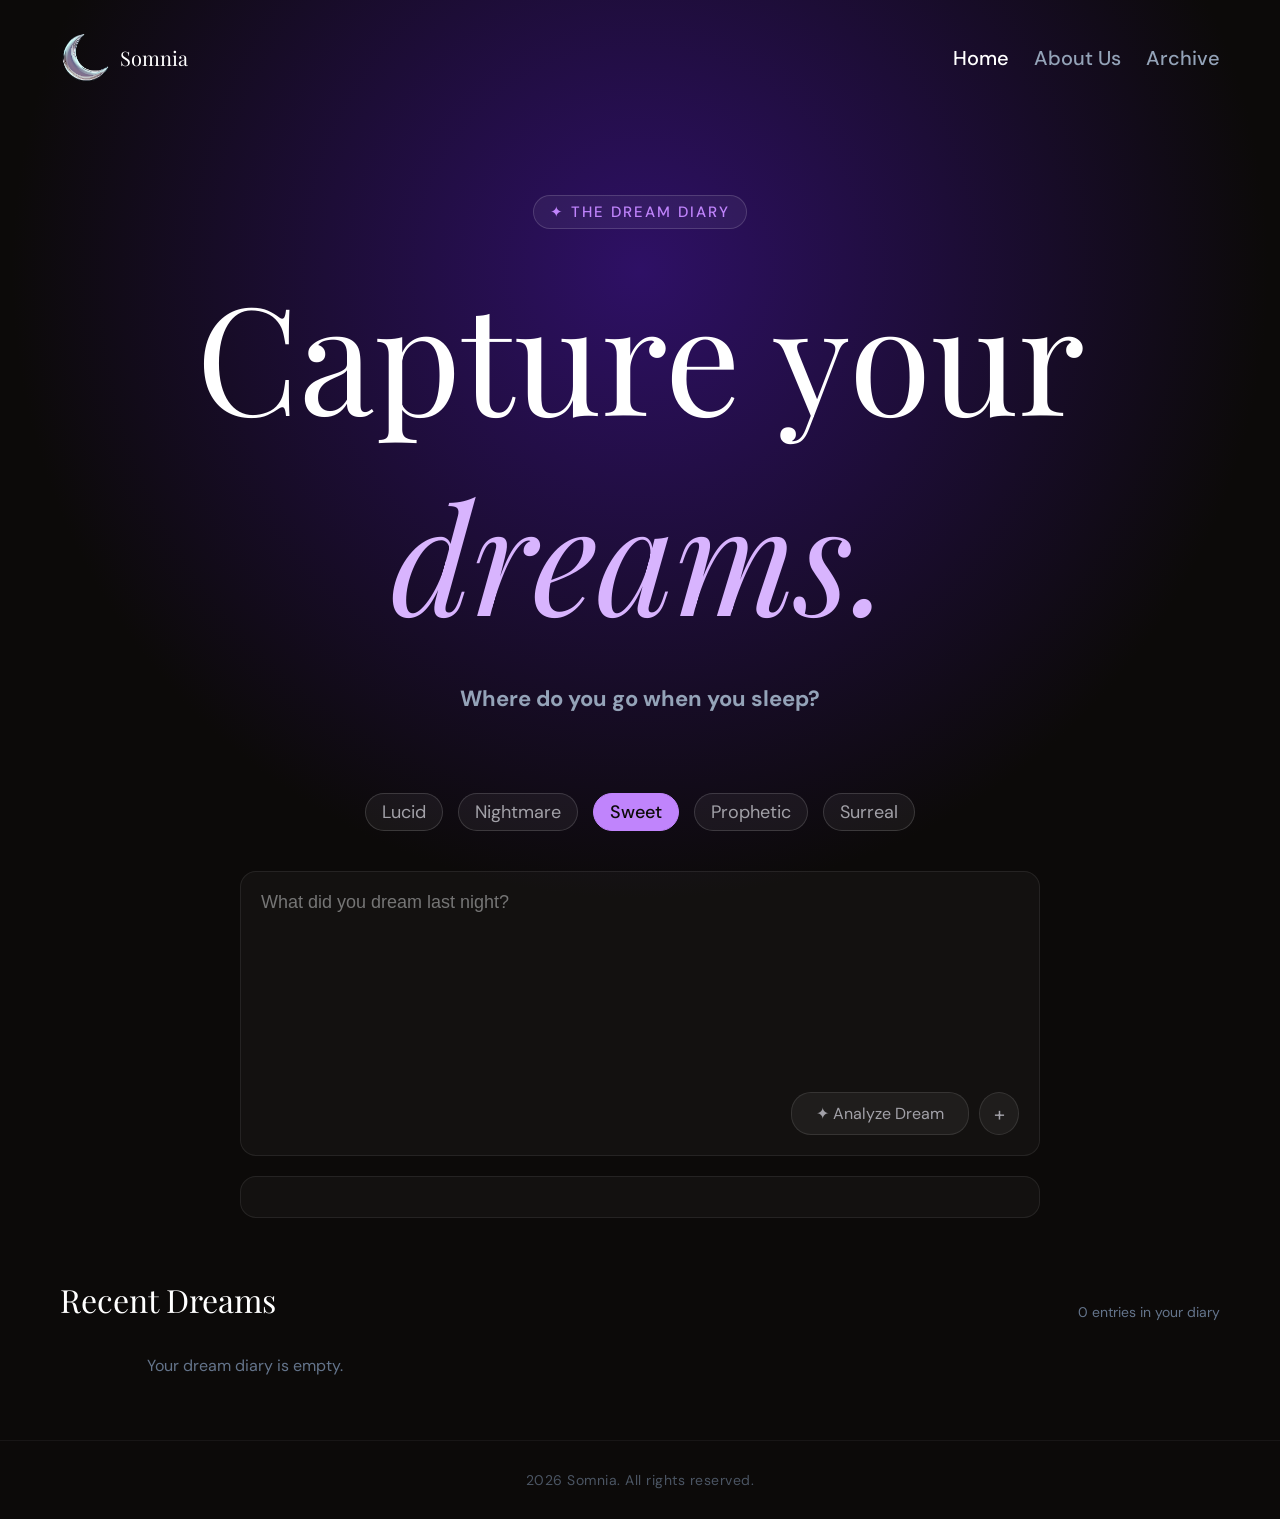
<file: index.html>
<!DOCTYPE html>
<html lang="en">

<head>
    <meta charset="UTF-8">
    <meta name="viewport" content="width=device-width, initial-scale=1.0">
    <title>Somnia</title>
    <link rel="stylesheet" href="style.css">
</head>

<body>
    <header>
        <div class="header-container">
            <div class="logo-area">
                <img src="images/image.png" alt="logo">
                <span class="logo-text">Somnia</span>
            </div>

            <div class="navbar">
                <a href="index.html" class="archive-link active">Home</a>
                <a href="about-us.html" class="archive-link">About Us</a>
                <a href="archive.html" class="archive-link">Archive</a>
            </div>
        </div>
    </header>
    <main>
        <div class="intro">
            <span class="intro-detail">✦ THE DREAM DIARY</span>
            <h1>
                <span>Capture your</span>
                <span class="dream-highlight">dreams.</span>
            </h1>
            <h2>Where do you go when you sleep?</h2>
        </div>

        <div class="categories">
            <div>Lucid</div>
            <div>Nightmare</div>
            <div class="active">Sweet</div>
            <div>Prophetic</div>
            <div>Surreal</div>
        </div>
        <div class="textarea-container">
            <textarea spellcheck="false" placeholder="What did you dream last night?"></textarea>
            <div class="buttons">
                <button class="analyze">✦ Analyze Dream</button>
                <button class="add-button">+</button>
            </div>
        </div>

        <div class="ai-result"></div>
        <section class="recent-dreams-section">
            <div class="section-header">
                <h2 id="section-main-title">Recent Dreams</h2>
                <span class="dream-count" id="dream-counter">0 entries in your diary</span>
            </div>

            <div class="dreams-grid" id="dreams-wrapper"></div>
        </section>

        <div class="cards-container" id="cosmic-cards-wrapper"></div>
    </main>

    <script src="script.js"></script>

    <footer>
        <div class="footer-container">
            <p>2026 Somnia. All rights reserved.</p>
        </div>
    </footer>
</body>

</html>
</file>
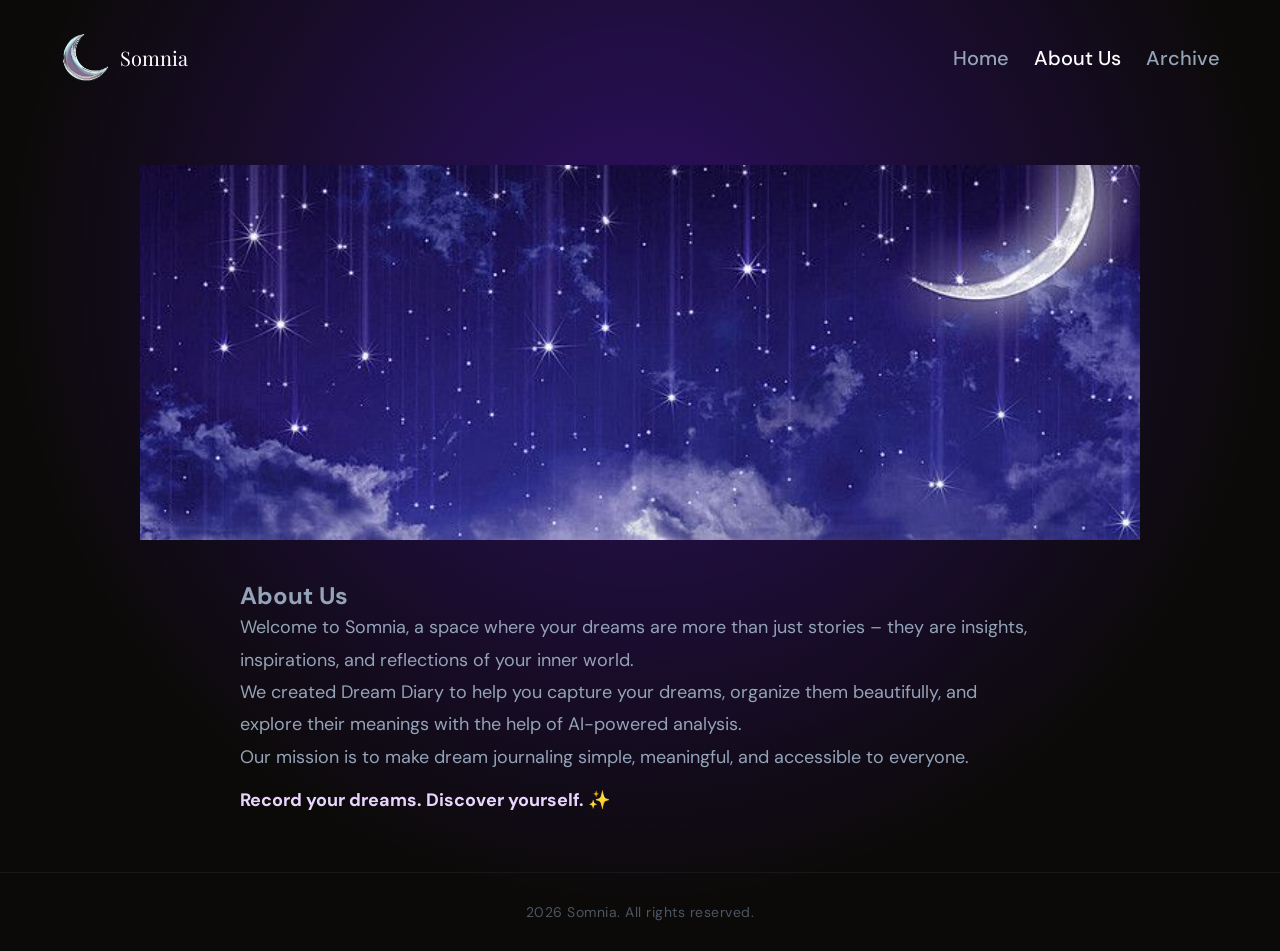
<file: about-us.html>
<!DOCTYPE html>
<html lang="en">

<head>
    <meta charset="UTF-8">
    <meta name="viewport" content="width=device-width, initial-scale=1.0">
    <title>Somnia - About Us</title>
    <link rel="stylesheet" href="style.css">
</head>

<body class="about-page">
    <header>
        <div class="header-container">
            <div class="logo-area">
                <img src="images/image.png" alt="logo">
                <span class="logo-text">Somnia</span>
            </div>
            <div class="navbar">
                <a href="index.html" class="archive-link">Home</a>
                <a href="about-us.html" class="archive-link active">About Us</a>
                <a href="archive.html" class="archive-link">Archive</a>
            </div>
        </div>
    </header>

    <main>
        <section class="about-section">
            <div class="about-img">
                <img src="images/new image.jpg" alt="purple night">
            </div>
            <div class="about-content">
                <h1 class="about-title">About Us</h1>

                <p>Welcome to Somnia, a space where your dreams are more than just stories – they are insights,
                    inspirations, and reflections of your inner world.</p>

                <p>We created Dream Diary to help you capture your dreams, organize them beautifully, and explore their
                    meanings with the help of AI-powered analysis.</p>

                <p>Our mission is to make dream journaling simple, meaningful, and accessible to everyone.</p>

                <strong>Record your dreams. Discover yourself. ✨</strong>

            </div>
        </section>
    </main>
    <footer>
        <div class="footer-container">
            <p>2026 Somnia. All rights reserved.</p>
        </div>
    </footer>
</body>

</html>
</file>
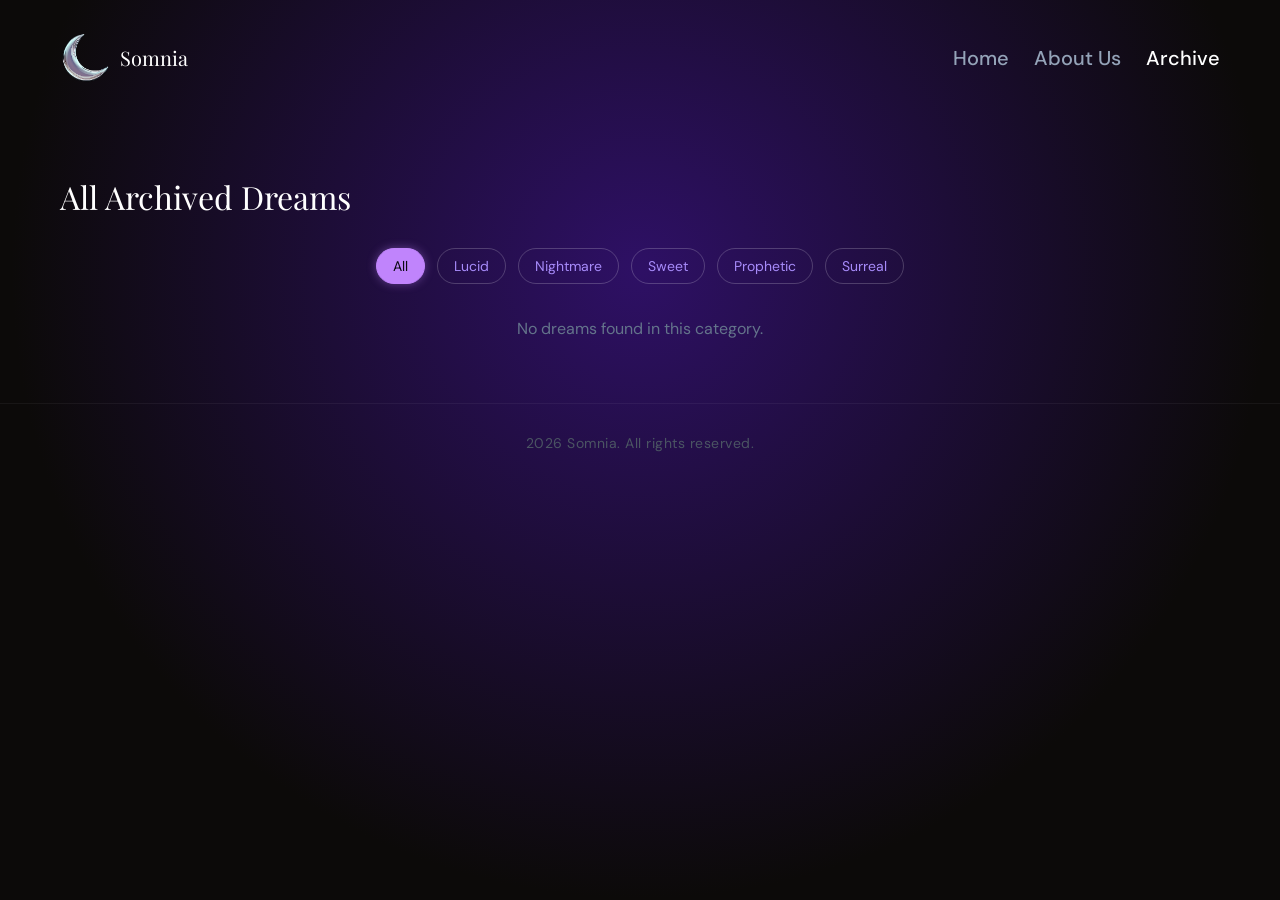
<file: archive.html>
<!DOCTYPE html>
<html lang="en">

<head>
    <meta charset="UTF-8">
    <meta name="viewport" content="width=device-width, initial-scale=1.0">
    <title>Somnia - Archive</title>
    <link rel="stylesheet" href="style.css">
</head>

<body>
    <header>
        <div class="header-container">
            <div class="logo-area">
                <img src="images/image.png" alt="logo">
                <span class="logo-text">Somnia</span>
            </div>
            <div class="navbar">
                <a href="index.html" class="archive-link">Home</a>
                <a href="about-us.html" class="archive-link">About Us</a>
                <a href="archive.html" class="archive-link active">Archive</a>
            </div>
        </div>
    </header>

    <main>
        <section class="recent-dreams-section">
            <div class="section-header">
                <h2>All Archived Dreams</h2>
            </div>

            <div class="archive-categories">
                <div class="arch-cat active" data-category="All">All</div>
                <div class="arch-cat" data-category="Lucid">Lucid</div>
                <div class="arch-cat" data-category="Nightmare">Nightmare</div>
                <div class="arch-cat" data-category="Sweet">Sweet</div>
                <div class="arch-cat" data-category="Prophetic">Prophetic</div>
                <div class="arch-cat" data-category="Surreal">Surreal</div>
            </div>

            <div id="archive-wrapper"></div>
        </section>
    </main>

    <script src="archive.js"></script>
    <footer>
        <div class="footer-container">
            <p>2026 Somnia. All rights reserved.</p>
        </div>
    </footer>
</body>

</html>
</file>
<file: style.css>
@import url('https://fonts.googleapis.com/css2?family=Playfair+Display:ital,wght@0,400..900;1,400..900&display=swap');
@import url('https://fonts.googleapis.com/css2?family=DM+Sans:ital,opsz,wght@0,9..40,100..1000;1,9..40,100..1000&display=swap');


* {
  margin: 0;
  font-family: "DM Sans", sans-serif;
  box-sizing: border-box;
  padding: 0;
}



html {
  width: 100%;
  max-width: 100%;
  height: 100%;
  overflow-x: hidden !important;
  overflow-y: auto !important;
  overscroll-behavior-y: none !important;
  overscroll-behavior: none !important;
}

body {
  width: 100%;
  max-width: 100%;
  min-height: 100vh;
  position: relative;
  margin: 0;
  padding: 0;
  background: radial-gradient(circle at 50% 30%, #2e1065 0%, #0c0a09 70%) !important;
  background-attachment: fixed !important;
  background-color: #0c0a09 !important;

  background-size: cover;
  background-repeat: no-repeat;
  
  overscroll-behavior-y: none !important;
  overscroll-behavior: none !important;
}

img {
  width: 50px;
}

.logo-text {
  font-family: "Playfair Display", serif !important;
  font-size: 20px;
}

.navbar a {
  font-size: 20px;
}

header {
  color: white;
  padding: 10px 20px;
}

.header-container {
  display: flex;
  justify-content: space-between;
  align-items: center;
  max-width: 1200px;
  width: 100%;
  margin: 0 auto;
  padding: 20px;
  box-sizing: border-box;
}

.logo-area {
  display: flex;
  align-items: center;
  gap: 10px;
}

.navbar {
  font-size: 20px;
  cursor: pointer;
  color: #a2a1a8;
  display: flex;
  gap: 25px;
  align-items: center;
}

.intro {
  color: white;
  display: flex;
  flex-direction: column;
  justify-content: center;
  align-items: center;
  text-align: center;
  padding: 80px 20px;

}

.intro-detail {
  background-color: rgba(255, 255, 255, 0.05);
  border: 1px solid rgba(255, 255, 255, 0.15);
  border-radius: 50px;
  color: #c084fc;
  font-size: 15px;
  font-weight: 500;
  letter-spacing: 2px;
  padding: 6px 16px;
  margin-bottom: 25px;
}

.intro h1 {
  width: 90%;
  max-width: 900px;
}

.intro h1 span {
  font-family: "Playfair Display", serif !important;
  font-size: 150px;
  font-weight: 400;
}

.dream-highlight {
  color: #d8b4fe;
  font-style: italic;
}

.intro h2 {
  font-size: 22px;
  color: #94a3b8;
  margin-top: 30px;
}

.categories {
  color: white;
  display: flex;
  gap: 15px;
  justify-content: center;
}

.categories div {
  border-radius: 50px;
  background-color: rgba(255, 255, 255, 0.05);
  border: 1px solid rgba(255, 255, 255, 0.15);
  padding: 6px 16px;
  color: #a2a1a8;
  font-size: 18px;
  cursor: pointer;
  white-space: nowrap;
}

.categories div.active {
  background-color: #c084fc;
  border-color: #c084fc;
  color: #0c0a09;
  font-weight: 500;
}

.textarea-container {
  margin: 40px auto 0 auto;
  display: flex;
  flex-direction: column;
  background-color: rgba(255, 255, 255, 0.03);
  border: 1px solid rgba(255, 255, 255, 0.08);
  width: 90%;
  max-width: 800px;
  min-height: 200px;
  padding: 20px;
  border-radius: 16px;
  position: relative;
  box-sizing: border-box;
}

.textarea-container textarea {
  background: transparent;
  border: none;
  color: #a2a1a8;
  resize: none;
  width: 100%;
  height: 200px;
  outline: none;
  font-family: sans-serif;
  font-size: 18px;
  padding: 0;
}

.analyze {
  align-self: flex-end;
  margin-top: auto;
  background-color: rgba(255, 255, 255, 0.05);
  border: 1px solid rgba(255, 255, 255, 0.1);
  color: #a2a1a8;
  padding: 10px 24px;
  border-radius: 20px;
  font-size: 16px;
  cursor: pointer;
}

.analyze:hover {
  background-color: rgba(255, 255, 255, 0.1);
  color: white;
  border-color: rgba(192, 132, 252, 0.4);
}

.add-button {
  width: 40px;
  border-radius: 50%;
  text-align: center;
  border: 1px solid rgba(255, 255, 255, 0.1);
  background-color: rgba(255, 255, 255, 0.05);
  color: #a2a1a8;
  font-size: 20px;
}

.add-button:hover {
  background-color: rgba(255, 255, 255, 0.1);
  color: white;
  border-color: rgba(192, 132, 252, 0.4);
}

.buttons {
  display: flex;
  justify-content: end;
  gap: 10px;
}

.card-author {
  color: white;
}

.card-title {
  color: white;
}

.recent-dreams-section {
  max-width: 1100px;
  margin: 60px auto;
  padding: 0 20px;
  color: white;
}

.section-header {
  display: flex;
  justify-content: space-between;
  align-items: flex-end;
  margin-bottom: 30px;
}

.section-header h2 {
  font-family: "Playfair Display", serif;
  font-size: 32px;
  font-weight: 400;
}

.dream-count {
  color: #64748b;
  font-size: 14px;
}

.dreams-grid {
  display: grid;
  grid-template-columns: repeat(3, 1fr);
  gap: 25px;
}

.dream-card {
  background-color: rgba(255, 255, 255, 0.02);
  border: 1px solid rgba(255, 255, 255, 0.05);
  border-radius: 20px;
  padding: 24px;
  display: flex;
  flex-direction: column;
  justify-content: space-between;
  min-height: 220px;
  transition: all 0.3s ease;
}

.dream-card:hover {
  background-color: rgba(255, 255, 255, 0.04);
  border-color: rgba(192, 132, 252, 0.2);
  transform: translateY(-4px);
}

.card-top {
  display: flex;
  justify-content: space-between;
  align-items: center;
  margin-bottom: 15px;
}

.dream-tag {
  font-size: 12px;
  padding: 4px 12px;
  border-radius: 20px;
  font-weight: 500;
}

.tag-lucid {
  background-color: rgba(192, 132, 252, 0.15);
  color: #c084fc;
}

.tag-nightmare {
  background-color: rgba(239, 68, 68, 0.15);
  color: #f87171;
}

.tag-sweet {
  background-color: rgba(244, 114, 182, 0.15);
  color: #f472b6;
}

.tag-surreal {
  background-color: rgba(56, 189, 248, 0.15);
  color: #38bdf8;
}

.dream-time {
  font-size: 12px;
  color: #64748b;
}

.dream-title {
  font-family: "Playfair Display", serif;
  font-size: 20px;
  font-weight: 400;
  margin-bottom: 10px;

}

.dream-card {
  background-color: rgba(255, 255, 255, 0.02);
  border: 1px solid rgba(255, 255, 255, 0.05);
  border-radius: 20px;
  padding: 24px;
  display: flex;
  flex-direction: column;
  height: 250px;
  box-sizing: border-box;
}

.dream-text {
  font-size: 14px;
  color: #94a3b8;
  line-height: 1.5;
  margin-bottom: 15px;
  height: 90px;
  overflow: hidden;
  word-break: break-all;
}

.card-bottom {
  display: flex;
  justify-content: space-between;
  align-items: center;
  margin-top: auto;
  font-size: 13px;
}

.dream-date {
  color: #64748b;
}

.read-more {
  color: #c084fc;
  text-decoration: none;
  transition: color 0.2s;
}

.read-more:hover {
  color: #e9d5ff;
}

.no-dreams {
  color: #64748b;
  text-align: center;
  padding: 4px 0;
}

.archive-link {
  color: #a2a1a8;
  text-decoration: none;
  font-size: 16px;
  transition: color 0.2s;
}

.archive-link:hover {
  color: #c084fc;
}






.dream-card {
  position: relative;
  background-color: rgba(255, 255, 255, 0.02);
  border: 1px solid rgba(255, 255, 255, 0.05);
  border-radius: 20px;
  padding: 24px;
  height: 250px;
  box-sizing: border-box;
}

.card-options-wrapper {
  position: absolute;
  top: 15px;
  right: 15px;
  z-index: 20;
}

.options-btn {
  background: none;
  border: none;
  color: #94a3b8;
  font-size: 22px;
  cursor: pointer;
  padding: 5px;
}

.options-btn:hover {
  color: white;
}



.options-menu {
  display: none;
  position: absolute;
  right: 0;
  top: 30px;
  background-color: #1a1625;
  border: 1px solid rgba(255, 255, 255, 0.1);
  border-radius: 8px;
  width: 100px;
  overflow: hidden;
}

.options-menu.show {
  display: block;
}

.options-menu button {
  background: none;
  border: none;
  color: #cbd5e1;
  padding: 10px 12px;
  font-size: 14px;
  text-align: left;
  width: 100%;
  cursor: pointer;
  display: block;
}

.options-menu button:hover {
  background-color: rgba(255, 255, 255, 0.08);
  color: white;
}

.options-menu .delete-opt {
  color: #f87171;
}

.options-menu .delete-opt:hover {
  background-color: rgba(248, 113, 113, 0.1);
}



.ai-result {
  color: white;
  background-color: rgba(255, 255, 255, 0.03);
  border: 1px solid rgba(255, 255, 255, 0.08);
  width: 90%;
  max-width: 800px;
  display: flex;
  align-items: center;
  justify-content: center;
  font-size: 18px;
  padding: 20px;
  border-radius: 16px;
  margin: 20px auto;
}

.archive-categories {
  display: flex;
  gap: 12px;
  justify-content: center;
  margin-bottom: 30px;
}

.arch-cat {
  padding: 8px 16px;
  border: 1px solid rgba(255, 255, 255, 0.2);
  border-radius: 20px;
  color: #a78bfa;
  cursor: pointer;
  font-size: 14px;
}

.arch-cat.active {
  background-color: #c084fc;
  color: #0c0a12;
  border-color: #c084fc;
  box-shadow: 0 0 10px rgba(192, 132, 252, 0.4);
}





.popup-overlay {
  position: fixed;
  inset: 0;
  background: rgba(0, 0, 0, 0.7);
  display: flex;
  align-items: center;
  justify-content: center;
  z-index: 1000;
  padding: 20px;
}

.popup-box {
  background: #120a2e;
  border: 1px solid rgba(192, 132, 252, 0.2);
  border-radius: 20px;
  padding: 36px;
  max-width: 560px;
  width: 100%;
  position: relative;
  max-height: 85vh;
  overflow-y: auto;
}

.popup-close {
  position: absolute;
  top: 16px;
  right: 16px;
  background: rgba(255, 255, 255, 0.05);
  border: 1px solid rgba(255, 255, 255, 0.1);
  color: #a2a1a8;
  border-radius: 50%;
  width: 32px;
  height: 32px;
  cursor: pointer;
  font-size: 13px;
}

.popup-close:hover {
  color: white;
  background: rgba(255, 255, 255, 0.1);
}

.popup-tag {
  display: inline-block;
  font-size: 12px;
  padding: 4px 12px;
  border-radius: 20px;
  font-weight: 500;
  margin-bottom: 14px;
}

.popup-title {
  font-family: "Playfair Display", serif;
  color: white;
  font-size: 26px;
  font-weight: 400;
  margin-bottom: 6px;
}

.popup-date {
  color: #64748b;
  font-size: 13px;
  margin-bottom: 20px;
}

.popup-divider {
  border-top: 1px solid rgba(255, 255, 255, 0.07);
  margin-bottom: 20px;
}

.popup-text {
  color: #cbd5e1;
  font-size: 15px;
  line-height: 1.8;
  margin-bottom: 24px;
}

.popup-analysis-label {
  color: #c084fc;
  font-size: 13px;
  letter-spacing: 1px;
  margin-bottom: 10px;
}

.popup-analysis {
  color: #94a3b8;
  font-size: 14px;
  line-height: 1.7;
  background: rgba(192, 132, 252, 0.05);
  border: 1px solid rgba(192, 132, 252, 0.1);
  border-radius: 12px;
  padding: 16px;
}





.about-page {
  background-color: #0c0a09;
  color: #94a3b8;
  margin: 0;
}

.about-section {
  display: flex;
  flex-direction: column;
  align-items: center;
  justify-content: center;
  gap: 40px;
  margin: 50px auto;
  width: 100%;
}

.about-img {
  display: flex;
  justify-content: center;
  width: 100%;
  height: auto;
}

.about-img img {
  width: 1000px;
  height: auto;
  display: block;
  border-radius: 0;
}

.about-content {
  max-width: 800px;
  width: 100%;
}

.about-content p {
  font-size: 18px;
  line-height: 1.8;
  color: #94a3b8;
  margin: 0;
}

.about-content strong {
  color: #e9d5ff;
  display: block;
  margin-top: 15px;
  font-size: 18px;
}



.navbar {
  display: flex;
  gap: 25px;
  align-items: center;
}

.archive-link {
  color: #94a3b8;
  text-decoration: none;
  font-size: 16px;
  font-weight: 500;
  transition: color 0.2s ease;
}

.archive-link:hover,
.archive-link.active {
  color: #ffffff;
}


footer {
  border-top: 1px solid rgba(255, 255, 255, 0.05);
  padding: 30px 0;
  margin-top: 60px;
  width: 100%;
}

.footer-container {
  max-width: 1200px;
  margin: 0 auto;
  display: flex;
  justify-content: center;
  padding: 0 20px;
  box-sizing: border-box;
}

.footer-container p {
  color: #4b5563;
  font-size: 14px;
  margin: 0;
  letter-spacing: 0.5px;
}





@media screen and (min-width: 991px) and (max-width: 2000px) {

  .header-container,
  .recent-dreams-section,
  .footer-container {
    max-width: 1200px;
    width: 100%;
  }

  .dreams-grid {
    grid-template-columns: repeat(3, 1fr);  }
}

@media screen and (min-width: 601px) and (max-width: 991px) {
  .intro h1 span {
    font-size: 90px;
  }

  .intro {
    padding: 60px 20px;
  }

  .textarea-container,
  .ai-result {
    width: 95%;
  }

  .dreams-grid {
    grid-template-columns: repeat(auto-fill, minmax(280px, 1fr));
    gap: 20px;
  }

  .about-img img {
    width: 100%;
    max-width: 100%;
    padding: 0 20px;
  }

  .about-content {
    padding: 0 30px;
  }
}

@media screen and (max-width: 600px) {
  .header-container {
    flex-direction: column;
    gap: 15px;
    padding: 15px;
    text-align: center;
  }

  .navbar {
    gap: 20px;
  }

  .navbar a,
  .archive-link {
    font-size: 15px;
  }

  .intro h1 span {
    font-size: 42px !important;
    line-height: 1.2;
    display: block;
  }

  .intro h2 {
    font-size: 16px;
    margin-top: 15px;
  }

  .intro-detail {
    font-size: 13px;         
    padding: 8px 18px;      
    letter-spacing: 1.5px;    
    margin-bottom: 20px;   
  }

  .categories,
  .archive-categories {
    display: flex;
    justify-content: center !important;
    flex-wrap: wrap;
    overflow-x: visible !important;
    width: 100%;
    padding: 10px;
    gap: 8px;
  }

  .categories div,
  .arch-cat {
    font-size: 13px;
    padding: 6px 12px;
    white-space: nowrap;
    flex-shrink: 1;
  }


  .textarea-container,
  .ai-result {
    width: 92%;
    padding: 15px;
  }

  .textarea-container textarea {
    font-size: 16px;
    height: 150px;
  }

  .dreams-grid {
    grid-template-columns: 1fr !important;
    gap: 15px;
  }

  .dream-card {
    height: auto !important;
    min-height: 200px;
    padding: 20px;
  }
}
</file>
